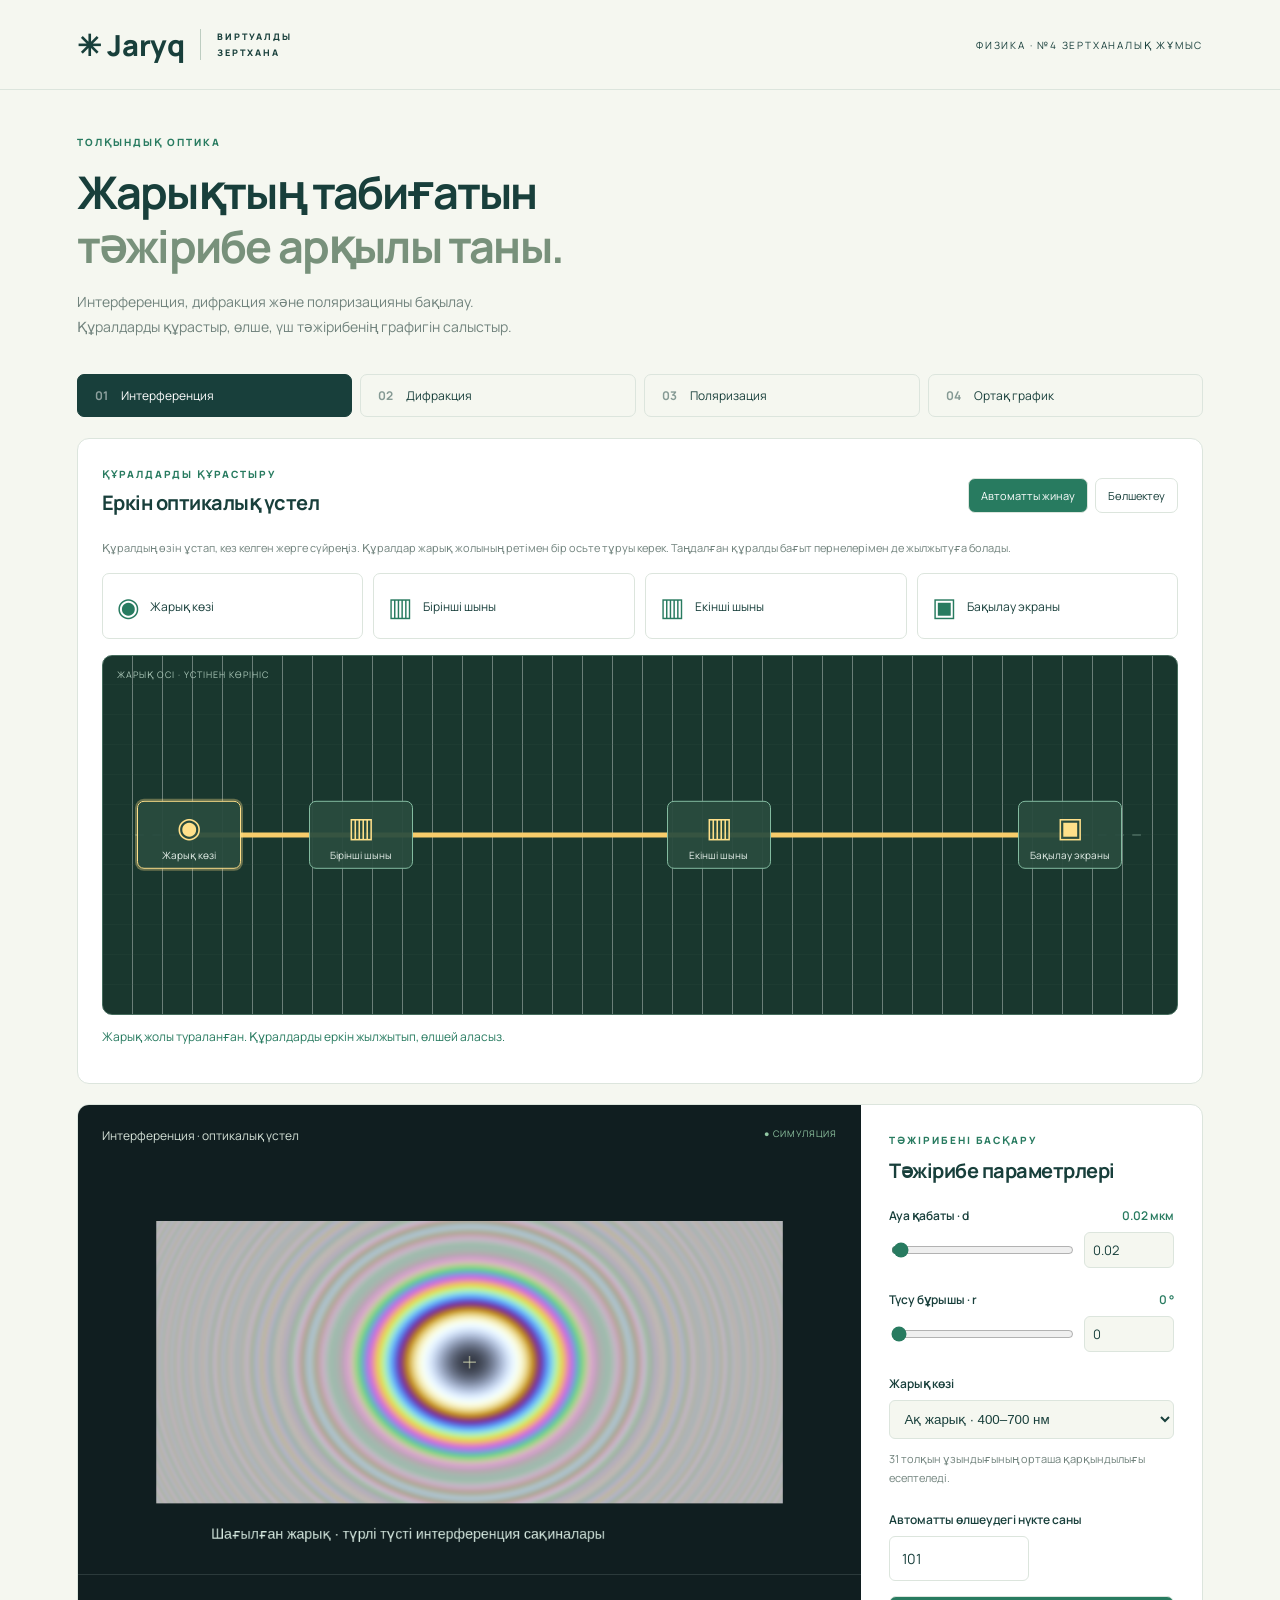
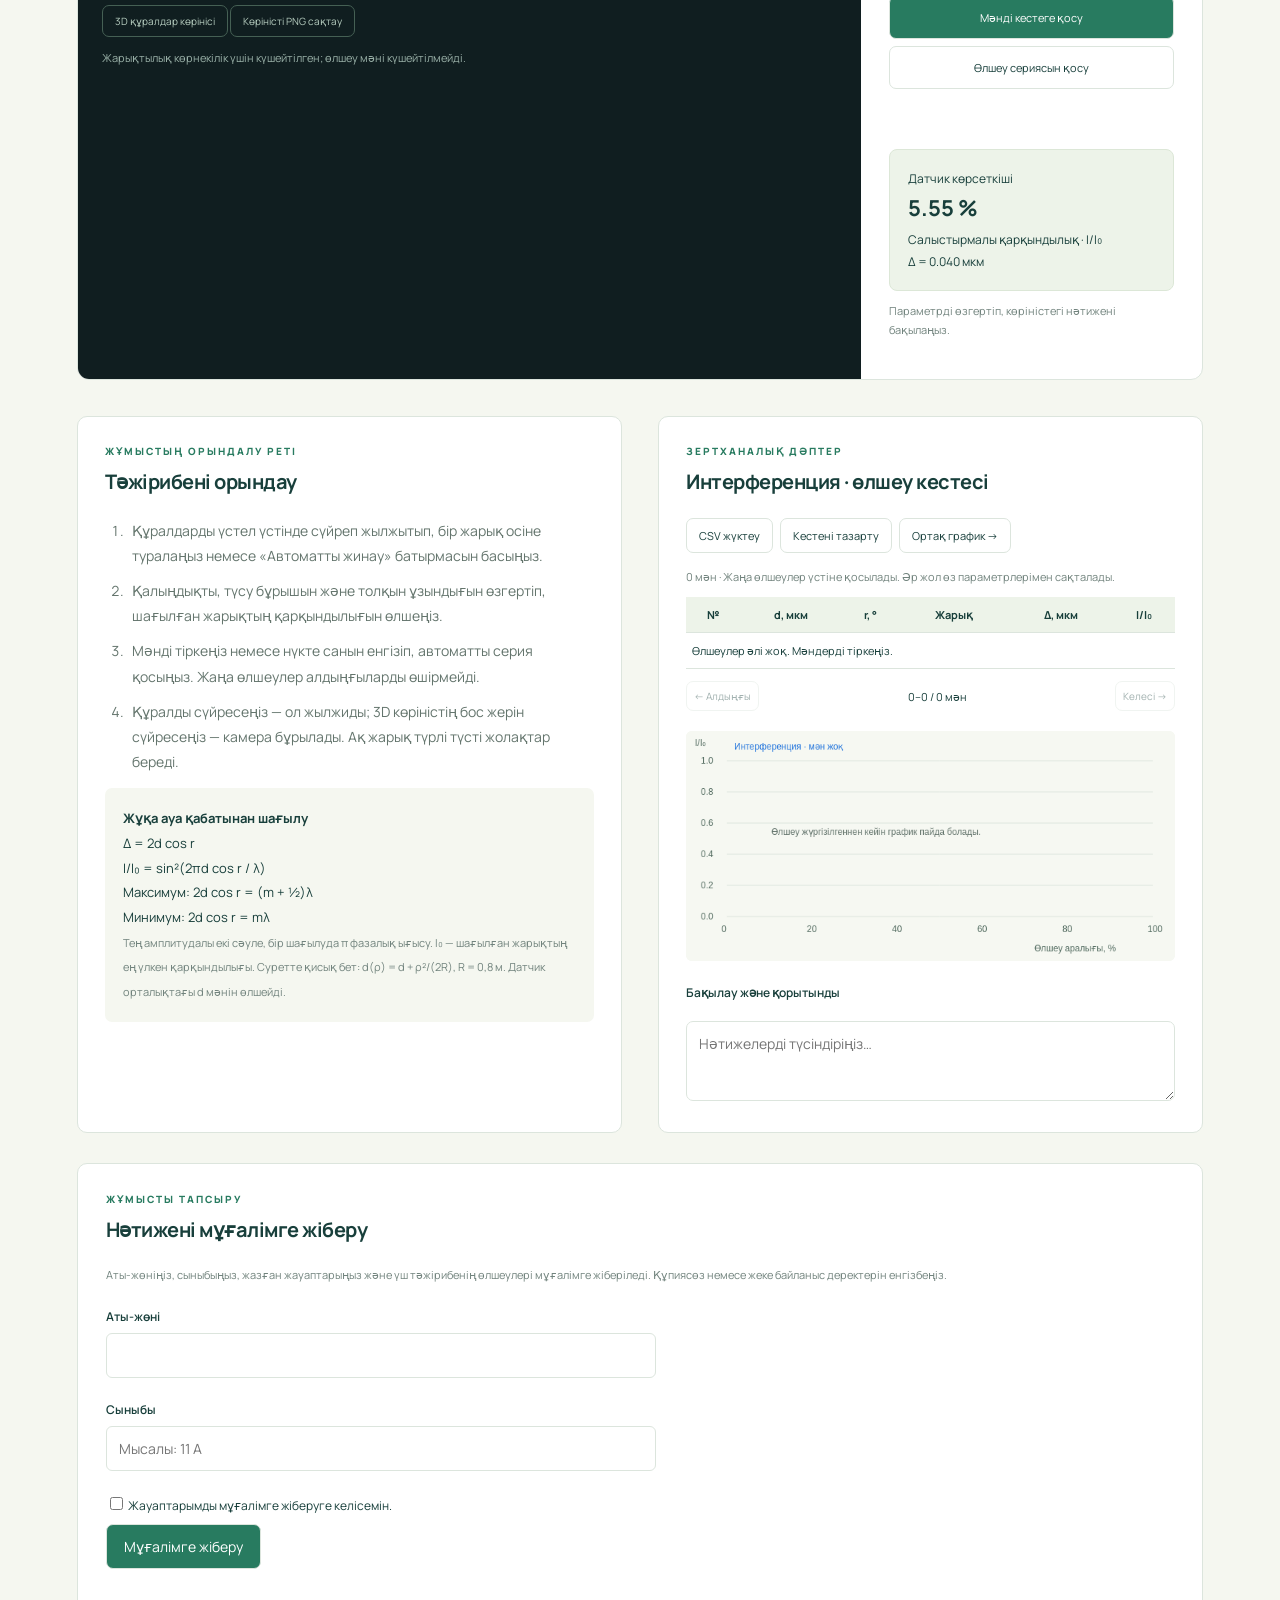
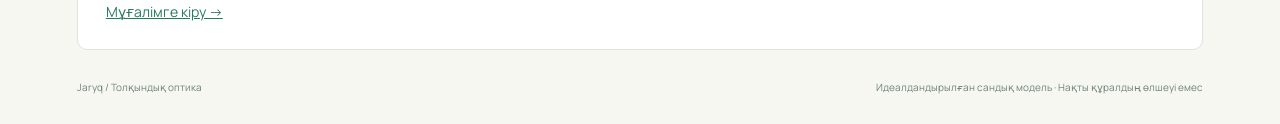
<file: index.html>
<!doctype html><html lang="kk"><meta charset="utf-8"><meta name="viewport" content="width=device-width,initial-scale=1"><title>Jaryq — жарық зертханасы</title><link rel="stylesheet" href="style.css?v=20261106b"><body><header><a class="brand" href=".">✳ Jaryq<span>ВИРТУАЛДЫ ЗЕРТХАНА</span></a><span class="badge">ФИЗИКА · №4 ЗЕРТХАНАЛЫҚ ЖҰМЫС</span></header><main><div class="intro"><div class="eyebrow">ТОЛҚЫНДЫҚ ОПТИКА</div><h1>Жарықтың табиғатын<br><em>тәжірибе арқылы таны.</em></h1><p>Интерференция, дифракция және поляризацияны бақылау.<br>Құралдарды құрастыр, өлше, үш тәжірибенің графигін салыстыр.</p></div><nav id="tabs" aria-label="Тәжірибелер"></nav><section class="workspace"><div class="scene"><div class="scenehead"><span id="sceneTitle"></span><span class="live">● СИМУЛЯЦИЯ</span></div><canvas id="view" width="1000" height="520" aria-label="Оптикалық тәжірибенің интерактивті көрінісі"></canvas><div id="legend" class="legend"></div></div><aside><div class="eyebrow">ТӘЖІРИБЕНІ БАСҚАРУ</div><h2 id="controlTitle"></h2><div id="controls"></div><div id="readout" class="readout"></div><p class="hint">Параметрді өзгертіп, көріністегі нәтижені бақылаңыз.</p></aside></section><section class="details"><article><div class="eyebrow">ЖҰМЫСТЫҢ ОРЫНДАЛУ РЕТІ</div><h2 id="stepsTitle"></h2><ol id="steps"></ol><div id="formula" class="formula"></div></article><article><div class="eyebrow">ЗЕРТХАНАЛЫҚ ДӘПТЕР</div><h2 id="notebookTitle"></h2><div id="notebook"></div></article></section><section class="submission article"><div class="eyebrow">ЖҰМЫСТЫ ТАПСЫРУ</div><h2>Нәтижені мұғалімге жіберу</h2><p class="small">Аты-жөніңіз, сыныбыңыз, жазған жауаптарыңыз және үш тәжірибенің өлшеулері мұғалімге жіберіледі. Құпиясөз немесе жеке байланыс деректерін енгізбеңіз.</p><form id="submissionForm"><label for="studentName">Аты-жөні</label><input id="studentName" autocomplete="name" required minlength="2" maxlength="100"><label for="studentClass">Сыныбы</label><input id="studentClass" required maxlength="30" placeholder="Мысалы: 11 А"><label class="consent"><input id="consent" type="checkbox" required> Жауаптарымды мұғалімге жіберуге келісемін.</label><button class="primary" id="sendWork">Мұғалімге жіберу</button><p id="sendStatus" role="status" aria-live="polite"></p></form><a href="teacher-portal.html">Мұғалімге кіру →</a></section><footer>Jaryq / Толқындық оптика <span>Идеалдандырылған сандық модель · Нақты құралдың өлшеуі емес</span></footer></main><script src="config.js?v=3"></script><script src="lab-physics.js?v=20261106b"></script><script src="scene3d.js?v=20261106b"></script><script src="app.js?v=20261106b"></script><script src="submission.js?v=20261106b"></script></body></html>
</file>
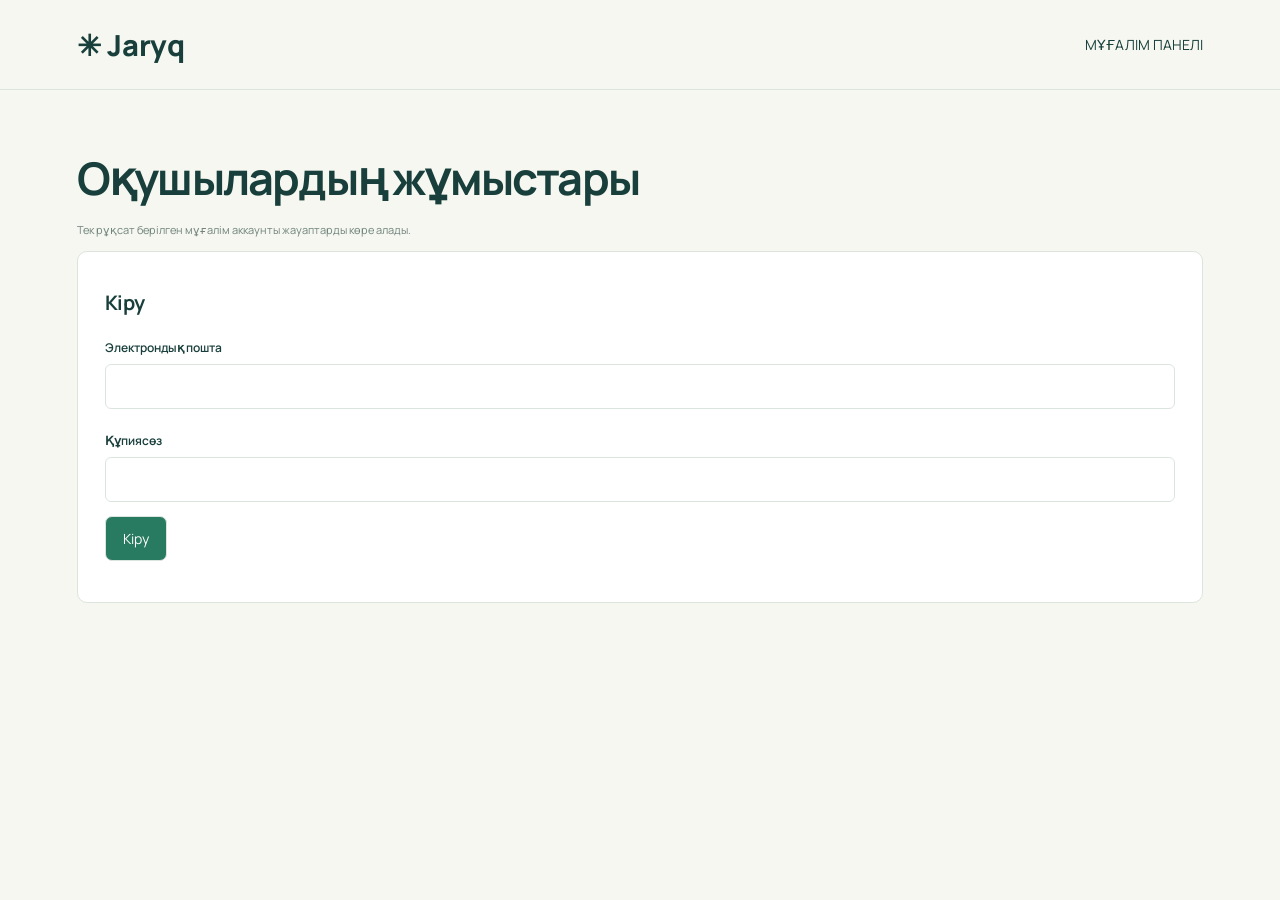
<file: teacher-portal.html>
<!doctype html><html lang="kk"><meta charset="utf-8"><meta name="viewport" content="width=device-width,initial-scale=1"><title>Jaryq — мұғалім панелі</title><link rel="stylesheet" href="style.css?v=20261106b"><body><header><a class="brand" href="index.html">✳ Jaryq</a><span>МҰҒАЛІМ ПАНЕЛІ</span></header><main><h1>Оқушылардың жұмыстары</h1><p class="small">Тек рұқсат берілген мұғалім аккаунты жауаптарды көре алады.</p><article id="loginPanel"><h2>Кіру</h2><form id="loginForm"><label for="email">Электрондық пошта</label><input id="email" type="email" autocomplete="username" required><label for="password">Құпиясөз</label><input id="password" type="password" autocomplete="current-password" required><p><button class="primary">Кіру</button></p></form></article><p id="teacherStatus" role="status" aria-live="polite"></p><section id="teacherWork" hidden><div class="actions"><button id="refresh">Жаңарту</button><button id="logout">Шығу</button></div><label for="classFilter">Сынып бойынша іздеу</label><input id="classFilter" placeholder="Мысалы: 11 А"><div id="results"></div><button id="loadMore" hidden>Тағы 100 жұмысты жүктеу</button></section></main><script>window.JARYQ_CONFIG={supabaseUrl:"https://jucembmqpaubgccvhaeo.supabase.co",supabasePublishableKey:"sb_publishable_GzLSqU7nqsaU8bkd1hujXw_XRmZYf5e"};</script><script src="teacher.js?v=20261106b"></script></body></html>
</file>
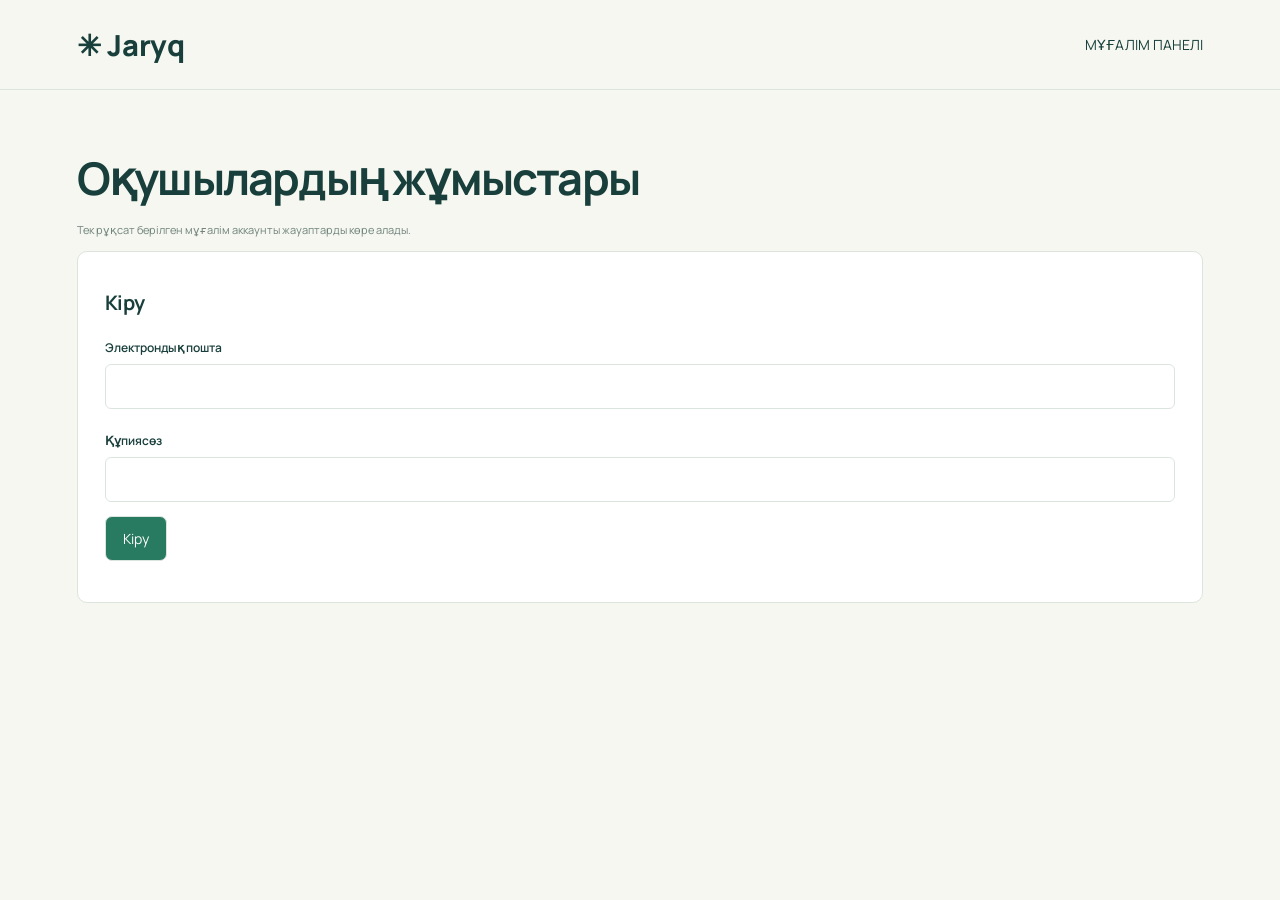
<file: teacher.html>
<!doctype html><html lang="kk"><meta charset="utf-8"><meta http-equiv="refresh" content="0;url=teacher-portal.html"><title>Мұғалім панелі</title><a href="teacher-portal.html">Мұғалім панелін ашу</a></html>
</file>
<file: style.css>
@import url('https://fonts.googleapis.com/css2?family=Manrope:wght@400;500;600;700;800&display=swap');
:root{--ink:#183f3b;--muted:#71837d;--green:#287b60;--line:#dce5dd;--paper:#f5f7f0}*{box-sizing:border-box}body{margin:0;background:var(--paper);color:var(--ink);font:14px Manrope,Arial,sans-serif}header{height:90px;border-bottom:1px solid var(--line);display:flex;align-items:center;justify-content:space-between;padding:0 6%}.brand{font-size:29px;font-weight:800;color:var(--ink);text-decoration:none;display:flex;align-items:center;gap:15px}.brand span{font-size:9px;letter-spacing:2px;width:115px;line-height:1.7;border-left:1px solid #bdcdc1;padding-left:16px}.badge{font-size:10px;letter-spacing:1.8px}main{max-width:1400px;margin:auto;padding:45px 6% 0}.eyebrow{font-size:10px;letter-spacing:2px;font-weight:800;color:var(--green)}h1{font-size:45px;line-height:1.2;letter-spacing:-1.8px;margin:16px 0}h1 em{font-style:normal;color:#78917b}.intro p{color:var(--muted);line-height:1.8}.intro{margin-bottom:35px}nav{display:flex;gap:8px;margin-bottom:21px}button{font:inherit;cursor:pointer;border:1px solid var(--line);background:white;color:var(--ink);border-radius:7px;padding:12px 17px}nav button{background:transparent;flex:1;text-align:left;font-size:12px}nav button.active{background:var(--ink);color:white;border-color:var(--ink)}nav button b{opacity:.5;margin-right:13px}.workspace{display:grid;grid-template-columns:minmax(0,2.3fr) minmax(270px,1fr);border:1px solid var(--line);border-radius:12px;overflow:hidden;background:#fff}.scene{background:#101e20;min-width:0}.scenehead{display:flex;justify-content:space-between;padding:22px 24px;color:#d5e2d8;font-size:12px}.live{font-size:9px;color:#91c7a3;letter-spacing:1px}canvas{width:100%;display:block}.legend{padding:18px 24px;color:#9ab1a8;border-top:1px solid #2b3a3b;font-size:11px;min-height:54px}aside{padding:28px}h2{font-size:20px;margin:10px 0 23px;letter-spacing:-.5px}label{display:block;margin:23px 0 8px;font-size:12px;font-weight:600}label output{float:right;color:var(--green)}input[type=range]{width:100%;accent-color:var(--green)}select{width:100%;padding:10px;background:#f5f7f0;border:1px solid var(--line);border-radius:6px;color:var(--ink)}.readout{background:#edf3e9;border:1px solid #dce7d7;padding:18px;margin-top:25px;border-radius:8px;line-height:1.8;font-size:12px}.readout strong{display:block;font-size:22px}.hint{font-size:11px;color:var(--muted);line-height:1.7}.details{display:grid;grid-template-columns:1fr 1fr;gap:36px;margin-top:36px}article{min-width:0;background:#fff;border:1px solid var(--line);border-radius:10px;padding:27px}ol{padding-left:22px;color:#64756d;line-height:1.8}li{padding-left:5px;margin-bottom:10px}.formula{padding:18px;background:var(--paper);border-radius:7px;font-size:13px;line-height:1.9}table{width:100%;border-collapse:collapse;font-size:11px}th,td{border-bottom:1px solid var(--line);padding:10px 6px;text-align:center}th{background:#edf3e9}td:first-child{text-align:left}textarea{width:100%;resize:vertical;min-height:80px;padding:12px;border:1px solid var(--line);border-radius:7px;font:inherit;margin-top:12px}#graph{background:#f6f8f2;border-radius:6px;margin:15px 0}.actions{display:flex;gap:7px;flex-wrap:wrap;margin:15px 0}.actions button{font-size:11px;padding:9px 12px}.primary{background:var(--green);color:white}.small{font-size:11px;color:var(--muted);line-height:1.7}footer{padding:30px 0;display:flex;justify-content:space-between;font-size:10px;color:var(--muted)}@media(max-width:800px){header{padding:0 5%;height:75px}.badge{display:none}main{padding:30px 5%}h1{font-size:34px}.workspace,.details{grid-template-columns:1fr}nav{display:grid;grid-template-columns:1fr 1fr}nav button{font-size:11px}aside{padding:24px}footer{display:block;line-height:2}.details{gap:20px}}
.capture{margin-top:12px;background:transparent;color:#b6cdbf;border-color:#456054;font-size:10px;padding:8px 12px}summary{cursor:pointer;margin:16px 0;color:var(--green);font-size:12px}button:focus-visible,select:focus-visible,input:focus-visible,textarea:focus-visible{outline:3px solid #a9bd6c;outline-offset:3px}
.submission{background:white;border:1px solid var(--line);border-radius:10px;padding:28px;margin-top:30px}.submission form{max-width:550px}.submission a{display:inline-block;margin-top:20px;color:var(--green)}input:not([type=range]):not([type=checkbox]){width:100%;padding:12px;border:1px solid var(--line);border-radius:6px;font:inherit;background:#fff;color:var(--ink)}.consent{line-height:1.8;font-weight:400}button:disabled{opacity:.5;cursor:wait}#sendStatus,#teacherStatus{line-height:1.8;font-size:13px}#results p{overflow-wrap:anywhere}
/* Assembly and measurement workspace */
.assembly{background:#fff;border:1px solid var(--line);border-radius:12px;padding:24px;margin-bottom:20px}.assembly[hidden]{display:none}.assembly-head{display:flex;align-items:center;justify-content:space-between;gap:16px}.assembly h2{margin:8px 0}.assembly h2 span{font-size:13px;color:var(--muted);margin-left:10px}.equipment-tray,.equipment-slots{display:grid;grid-template-columns:repeat(4,minmax(0,1fr));gap:10px;margin-top:15px}.equipment-tray button{display:flex;align-items:center;gap:10px;text-align:left;padding:14px;font-size:12px}.equipment-tray button span{font-size:26px;color:var(--green)}.equipment-tray button.selected{outline:3px solid #8bb49d;background:#edf5e9}.equipment-slots button{border:1px dashed #a4bbae;background:#f8faf5;min-height:76px;padding:10px;font-size:12px}.equipment-slots small{display:block;color:var(--muted);margin-bottom:8px}.equipment-slots .placed{border-style:solid;border-color:#88b49b;background:#edf6ec}.table-scroll{overflow:auto;max-height:310px}.table-scroll table{min-width:440px}.table-scroll th{position:sticky;top:0}#assemblyStatus,#labStatus{font-size:12px;line-height:1.7;color:var(--green);min-height:20px}.scene-help{display:block;margin-top:12px;font-size:11px;line-height:1.7}#view{touch-action:pan-y;cursor:grab}#view:active{cursor:grabbing}#view:focus-visible{outline:3px solid #c6dc89;outline-offset:-3px}#graph{margin-top:20px}#controls .actions{flex-direction:column}#controls .actions button{padding:13px 10px}.details>article{overflow:hidden}.assembly button:disabled{opacity:.42}.readout div{padding:4px 0}@media(max-width:800px){.assembly{padding:18px}.assembly-head{display:block}.equipment-tray,.equipment-slots{grid-template-columns:repeat(2,minmax(0,1fr))}.equipment-tray button{font-size:11px;padding:10px}.equipment-slots button{font-size:11px}.assembly-head .actions button{font-size:11px}#view{touch-action:none}}
.parameter-pair{display:grid;grid-template-columns:minmax(0,1fr) 90px;gap:12px;align-items:center}.parameter-pair input.parameter-number{padding:8px;font-size:13px;background:#f5f7f0}input.table-value{width:90px!important;padding:7px!important;font-size:12px!important}.parameter-number:invalid,.table-value:invalid{border-color:#b14436!important}#notebook canvas{max-width:100%}
.optical-bench{position:relative;aspect-ratio:1000/300;min-height:210px;margin-top:16px;border:1px solid #466c5d;border-radius:10px;background:repeating-linear-gradient(0deg,transparent 0 29px,#34524755 30px),repeating-linear-gradient(90deg,#19372e 0 29px,#34524755 30px);overflow:hidden}.optical-bench svg{position:absolute;inset:0;width:100%;height:100%;pointer-events:none}.bench-caption{position:absolute;left:14px;top:12px;color:#a9c6b7;font-size:9px;letter-spacing:1px}.bench-piece{position:absolute;transform:translate(-50%,-50%);display:flex;flex-direction:column;align-items:center;gap:5px;border:1px solid #83bba0;border-radius:7px;padding:6px;width:104px;max-width:22%;font-size:10px;line-height:1.3;color:#e5efe9;background:#294c3fee;cursor:grab;touch-action:none;user-select:none;z-index:1}.bench-piece[hidden]{display:none}.bench-piece.selected{border-color:#ffe08a;box-shadow:0 0 0 2px #ffe08a55;z-index:2}.bench-icon{font-size:28px;color:#ffe08a}.bench-piece:active{cursor:grabbing}.table-pages{display:flex;justify-content:space-between;align-items:center;gap:8px;margin:12px 0;font-size:11px}.table-pages button{padding:7px;font-size:10px}.table-pages button:disabled{opacity:.4;cursor:default}.camera-presets{display:flex;gap:8px;margin-bottom:8px}.camera-presets button{font-size:12px;padding:8px;background:#24473a;color:#d7eadf;border-color:#5a7e6d}.storage-warning{color:#9f3f23;font-size:12px}#batchSize{max-width:140px}#view{touch-action:none}
.optical-bench{width:100%;max-width:100%;aspect-ratio:auto;height:clamp(210px,30vw,360px)}
</file>
